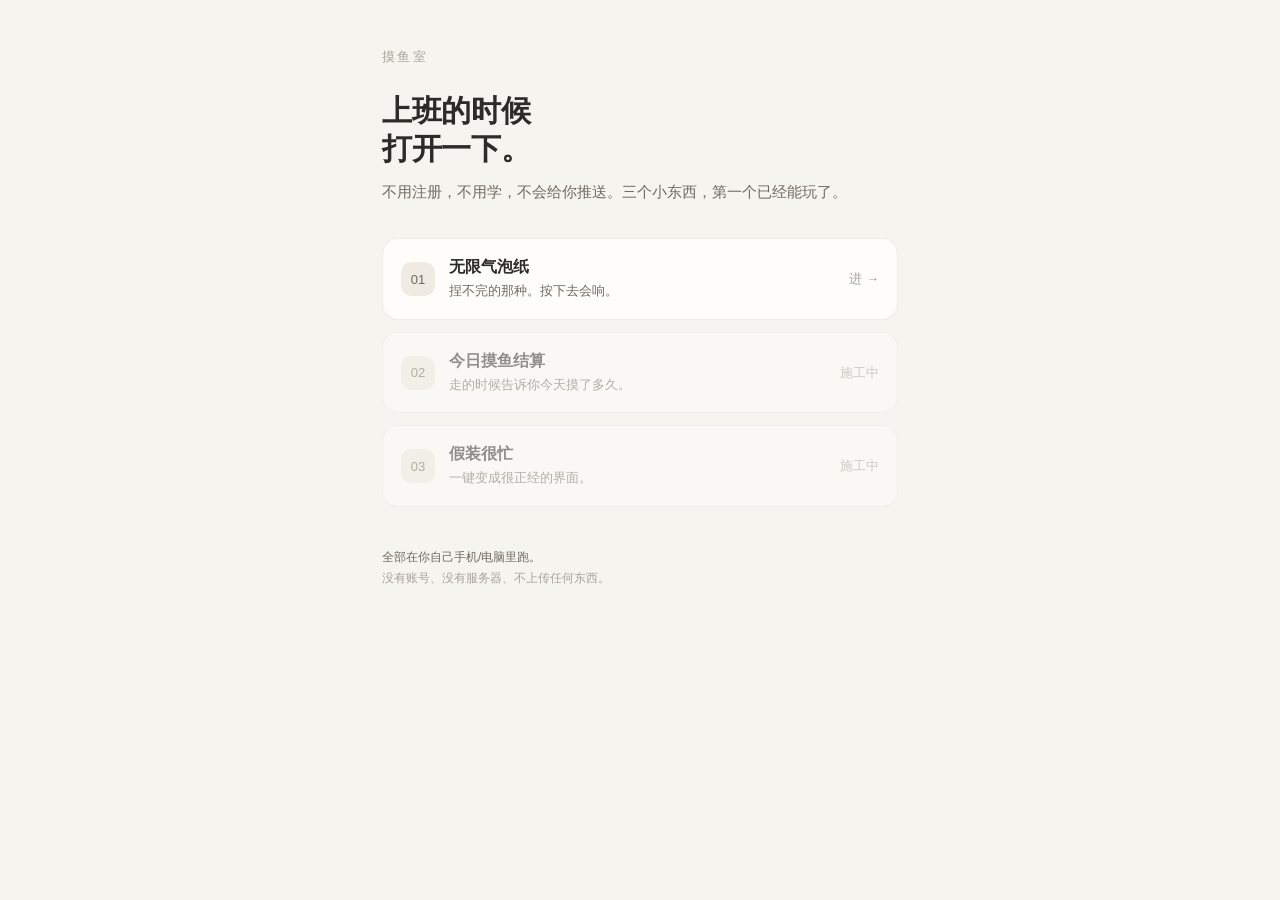
<file: index.html>
<!DOCTYPE html>
<html lang="zh-CN">
<head>
<meta charset="UTF-8">
<meta name="viewport" content="width=device-width, initial-scale=1, viewport-fit=cover">
<meta name="theme-color" content="#f6f4ef">
<title>摸鱼室 · 上班的时候打开一下</title>
<meta name="description" content="几个不用动脑的小东西。打开就能玩，不用注册，不上传任何东西。">
<link rel="stylesheet" href="assets/style.css">
</head>
<body>

<div class="wrap">

  <p class="brand">摸鱼室</p>

  <h1>上班的时候<br>打开一下。</h1>
  <p class="lede">不用注册，不用学，不会给你推送。三个小东西，第一个已经能玩了。</p>

  <div class="cards">

    <a class="card" href="games/bubble.html">
      <div class="idx">01</div>
      <div class="body">
        <p class="name">无限气泡纸</p>
        <p class="desc">捏不完的那种。按下去会响。</p>
      </div>
      <div class="go">进 →</div>
    </a>

    <div class="card soon">
      <div class="idx">02</div>
      <div class="body">
        <p class="name">今日摸鱼结算</p>
        <p class="desc">走的时候告诉你今天摸了多久。</p>
      </div>
      <div class="go"></div>
    </div>

    <div class="card soon">
      <div class="idx">03</div>
      <div class="body">
        <p class="name">假装很忙</p>
        <p class="desc">一键变成很正经的界面。</p>
      </div>
      <div class="go"></div>
    </div>

  </div>

  <p class="foot">
    <strong>全部在你自己手机/电脑里跑。</strong><br>
    没有账号、没有服务器、不上传任何东西。
  </p>

</div>

<!-- Cloudflare Web Analytics -->
<script type='module' src='https://static.cloudflareinsights.com/beacon.min.js' data-cf-beacon='{"token": "5e0151bcc2c84df5b89fc3de5ea7a803"}'></script>
<!-- End Cloudflare Web Analytics -->

</body>
</html>
</file>
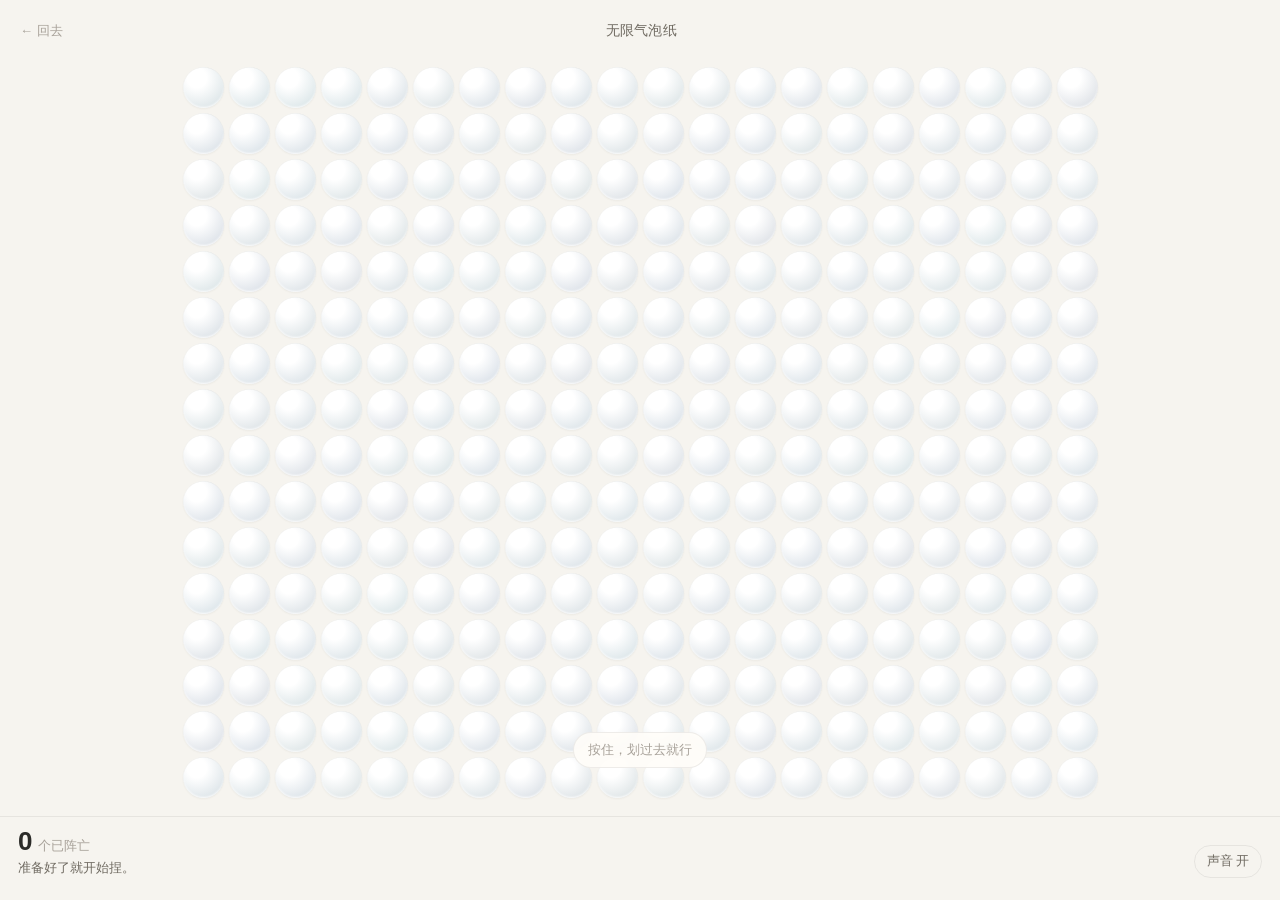
<file: games/bubble.html>
<!DOCTYPE html>
<html lang="zh-CN">
<head>
<meta charset="UTF-8">
<meta name="viewport" content="width=device-width, initial-scale=1, viewport-fit=cover, maximum-scale=1">
<meta name="theme-color" content="#f6f4ef">
<title>无限气泡纸 · 摸鱼室</title>
<meta name="description" content="一整屏捏不完的气泡纸。上班的时候打开，捏两下就行。不用注册，不上传任何东西。">
<link rel="stylesheet" href="../assets/style.css">
<link rel="stylesheet" href="../assets/bubble.css">
</head>
<body>

<div class="stage">

  <div class="top">
    <a class="back" href="../index.html">← 回去</a>
    <div class="title">无限气泡纸</div>
    <div style="width:44px"></div>
  </div>

  <main class="sheet" id="sheet" aria-label="气泡纸，按住或划过来捏破"></main>

  <div class="bottom">
    <div class="hud">
      <div class="num" id="num">0<span class="unit">个已阵亡</span></div>
      <div class="stat" id="stat">准备好了就开始捏。</div>
    </div>
    <button class="icon-btn" id="sound" type="button" aria-pressed="true">声音 开</button>
  </div>

</div>

<div class="tip" id="tip">按住，划过去就行</div>
<div class="toast" id="toast"></div>

<script src="../assets/audio.js"></script>
<script src="../assets/bubble.js"></script>

<!-- Cloudflare Web Analytics -->
<script type='module' src='https://static.cloudflareinsights.com/beacon.min.js' data-cf-beacon='{"token": "5e0151bcc2c84df5b89fc3de5ea7a803"}'></script>
<!-- End Cloudflare Web Analytics -->
</body>
</html>
</file>
<file: assets/style.css>
/* ===========================================================
   摸鱼室 · 基础样式
   设计意图：看起来像个记事本，不像个游戏（假设里就要求"不像纯娱乐"）
   所以：无渐变背景、无霓虹、无弹窗、无音效默认最大声
   =========================================================== */

:root {
  --paper: #f6f4ef;
  --ink: #2b2b28;
  --ink-2: #6f6a61;
  --ink-3: #a8a29a;
  --line: rgba(43, 43, 40, 0.08);
  --card: #fffdf9;
  --radius: 16px;
  --font: -apple-system, BlinkMacSystemFont, "Segoe UI", "PingFang SC",
    "Hiragino Sans GB", "Microsoft YaHei", sans-serif;
}

* { box-sizing: border-box; }

html, body {
  margin: 0;
  padding: 0;
  height: 100%;
}

body {
  background: var(--paper);
  color: var(--ink);
  font-family: var(--font);
  -webkit-font-smoothing: antialiased;
  text-rendering: optimizeLegibility;
}

a { color: inherit; text-decoration: none; }

/* ---------- 首页 ---------- */

.wrap {
  max-width: 560px;
  margin: 0 auto;
  padding: 48px 22px 64px;
}

.brand {
  font-size: 13px;
  letter-spacing: 0.18em;
  color: var(--ink-3);
  text-transform: uppercase;
  margin: 0 0 26px;
}

h1 {
  font-size: 30px;
  line-height: 1.28;
  font-weight: 600;
  letter-spacing: -0.01em;
  margin: 0 0 10px;
}

.lede {
  font-size: 15px;
  line-height: 1.7;
  color: var(--ink-2);
  margin: 0 0 34px;
}

.cards { display: grid; gap: 12px; }

.card {
  display: flex;
  align-items: center;
  gap: 14px;
  background: var(--card);
  border: 1px solid var(--line);
  border-radius: var(--radius);
  padding: 18px 18px;
  transition: transform 0.16s ease, border-color 0.16s ease;
}

.card:active { transform: scale(0.985); }

@media (hover: hover) {
  .card:hover { border-color: rgba(43, 43, 40, 0.2); }
}

.card .idx {
  flex: 0 0 auto;
  width: 34px;
  height: 34px;
  border-radius: 10px;
  background: #efebe2;
  display: grid;
  place-items: center;
  font-size: 13px;
  color: var(--ink-2);
  font-variant-numeric: tabular-nums;
}

.card .body { flex: 1 1 auto; min-width: 0; }

.card .name {
  font-size: 16px;
  font-weight: 600;
  margin: 0 0 3px;
}

.card .desc {
  font-size: 13px;
  color: var(--ink-2);
  margin: 0;
  line-height: 1.5;
}

.card .go {
  flex: 0 0 auto;
  font-size: 13px;
  color: var(--ink-3);
}

.card.soon {
  opacity: 0.5;
  pointer-events: none;
}

.card.soon .go::after { content: "施工中"; }

.foot {
  margin-top: 40px;
  font-size: 12px;
  line-height: 1.8;
  color: var(--ink-3);
}

.foot strong { color: var(--ink-2); font-weight: 500; }

/* ---------- 游戏页通用骨架 ---------- */

.stage {
  height: 100dvh;
  display: flex;
  flex-direction: column;
  overflow: hidden;
  -webkit-user-select: none;
  user-select: none;
  -webkit-tap-highlight-color: transparent;
}

.top {
  flex: 0 0 auto;
  display: flex;
  align-items: center;
  justify-content: space-between;
  gap: 12px;
  padding: 16px 18px 6px;
}

.top .title {
  font-size: 14px;
  font-weight: 500;
  letter-spacing: 0.02em;
  color: var(--ink-2);
}

.top .back {
  font-size: 13px;
  color: var(--ink-3);
  padding: 6px 2px;
}

.bottom {
  flex: 0 0 auto;
  display: flex;
  align-items: flex-end;
  justify-content: space-between;
  gap: 14px;
  padding: 10px 18px 22px;
  border-top: 1px solid var(--line);
}

.hud { min-width: 0; }

.hud .num {
  font-size: 26px;
  font-weight: 600;
  font-variant-numeric: tabular-nums;
  line-height: 1.1;
  letter-spacing: -0.01em;
}

.hud .num .unit {
  font-size: 13px;
  font-weight: 400;
  color: var(--ink-3);
  margin-left: 6px;
  letter-spacing: 0;
}

.hud .stat {
  font-size: 12.5px;
  color: var(--ink-2);
  margin-top: 4px;
  height: 18px;
  white-space: nowrap;
  overflow: hidden;
  text-overflow: ellipsis;
}

.icon-btn {
  flex: 0 0 auto;
  appearance: none;
  border: 1px solid var(--line);
  background: transparent;
  color: var(--ink-2);
  font-family: var(--font);
  font-size: 12.5px;
  padding: 7px 12px;
  border-radius: 999px;
  cursor: pointer;
}

.icon-btn:active { background: #efebe2; }

.toast {
  position: fixed;
  left: 50%;
  bottom: 104px;
  transform: translate(-50%, 10px);
  opacity: 0;
  background: rgba(43, 43, 40, 0.92);
  color: #f6f4ef;
  padding: 10px 16px;
  border-radius: 999px;
  font-size: 13.5px;
  line-height: 1.4;
  max-width: 80vw;
  text-align: center;
  pointer-events: none;
  transition: opacity 0.26s ease, transform 0.26s ease;
  z-index: 20;
}

.toast.on {
  opacity: 1;
  transform: translate(-50%, 0);
}
</file>
<file: assets/bubble.css>
/* 无限气泡纸 —— 专属样式 */

.sheet {
  --cols: 8;
  --d: 36px;
  flex: 1 1 auto;
  min-height: 0;
  display: grid;
  grid-template-columns: repeat(var(--cols), var(--d));
  justify-content: center;
  align-content: center;
  gap: 5px;
  padding: 8px 6px 12px;
  overflow: hidden;
  touch-action: none;
  cursor: pointer;
}

/* 尺寸由 JS 算好（始终是正方形），避免不同屏幕下压成椭圆 */
.b {
  width: var(--d);
  height: var(--d);
  border-radius: 50%;
  background: radial-gradient(
    circle at 34% 27%,
    #ffffff 0%,
    #ffffff 24%,
    hsl(var(--h, 200) var(--s, 20%) 91%) 70%,
    hsl(var(--h, 200) var(--s, 20%) 86%) 100%
  );
  box-shadow: inset 0 -1px 2px rgba(255, 255, 255, 0.95),
    inset 0 0 0 0.5px rgba(150, 148, 140, 0.16),
    0 1px 2px rgba(60, 55, 45, 0.05);
  transform: scale(1);
  will-change: transform, opacity;
}

/* 捏破：先弹一下，再瘪下去 */
.b.pop {
  animation: bpop 0.42s cubic-bezier(0.2, 0.9, 0.3, 1) forwards;
  background: radial-gradient(
    circle at 50% 50%,
    hsl(var(--h, 196) 8% 84%) 0%,
    hsl(var(--h, 196) 7% 75%) 100%
  );
  box-shadow: inset 0 1px 3px rgba(60, 55, 45, 0.14);
}

@keyframes bpop {
  0% { transform: scale(1); }
  22% { transform: scale(1.16); }
  56% { transform: scale(0.92); }
  100% { transform: scale(0.86); opacity: 0.22; }
}

/* 补货：慢慢鼓回来 */
.b.refill { animation: brefill 0.28s ease-out; }

@keyframes brefill {
  from { transform: scale(0.7); opacity: 0.3; }
  to { transform: scale(1); opacity: 1; }
}

/* 首次提示，摸过一次就消失 */
.tip {
  position: fixed;
  left: 50%;
  bottom: 132px;
  transform: translateX(-50%);
  font-size: 13px;
  color: var(--ink-3);
  background: rgba(255, 253, 249, 0.9);
  padding: 8px 14px;
  border-radius: 999px;
  border: 1px solid var(--line);
  pointer-events: none;
  transition: opacity 0.4s ease;
  z-index: 10;
}

.tip.off { opacity: 0; }

@media (prefers-reduced-motion: reduce) {
  .b.pop { animation: none; opacity: 0.22; transform: scale(0.88); }
  .b.refill { animation: none; }
  .toast, .tip { transition: none; }
}
</file>
